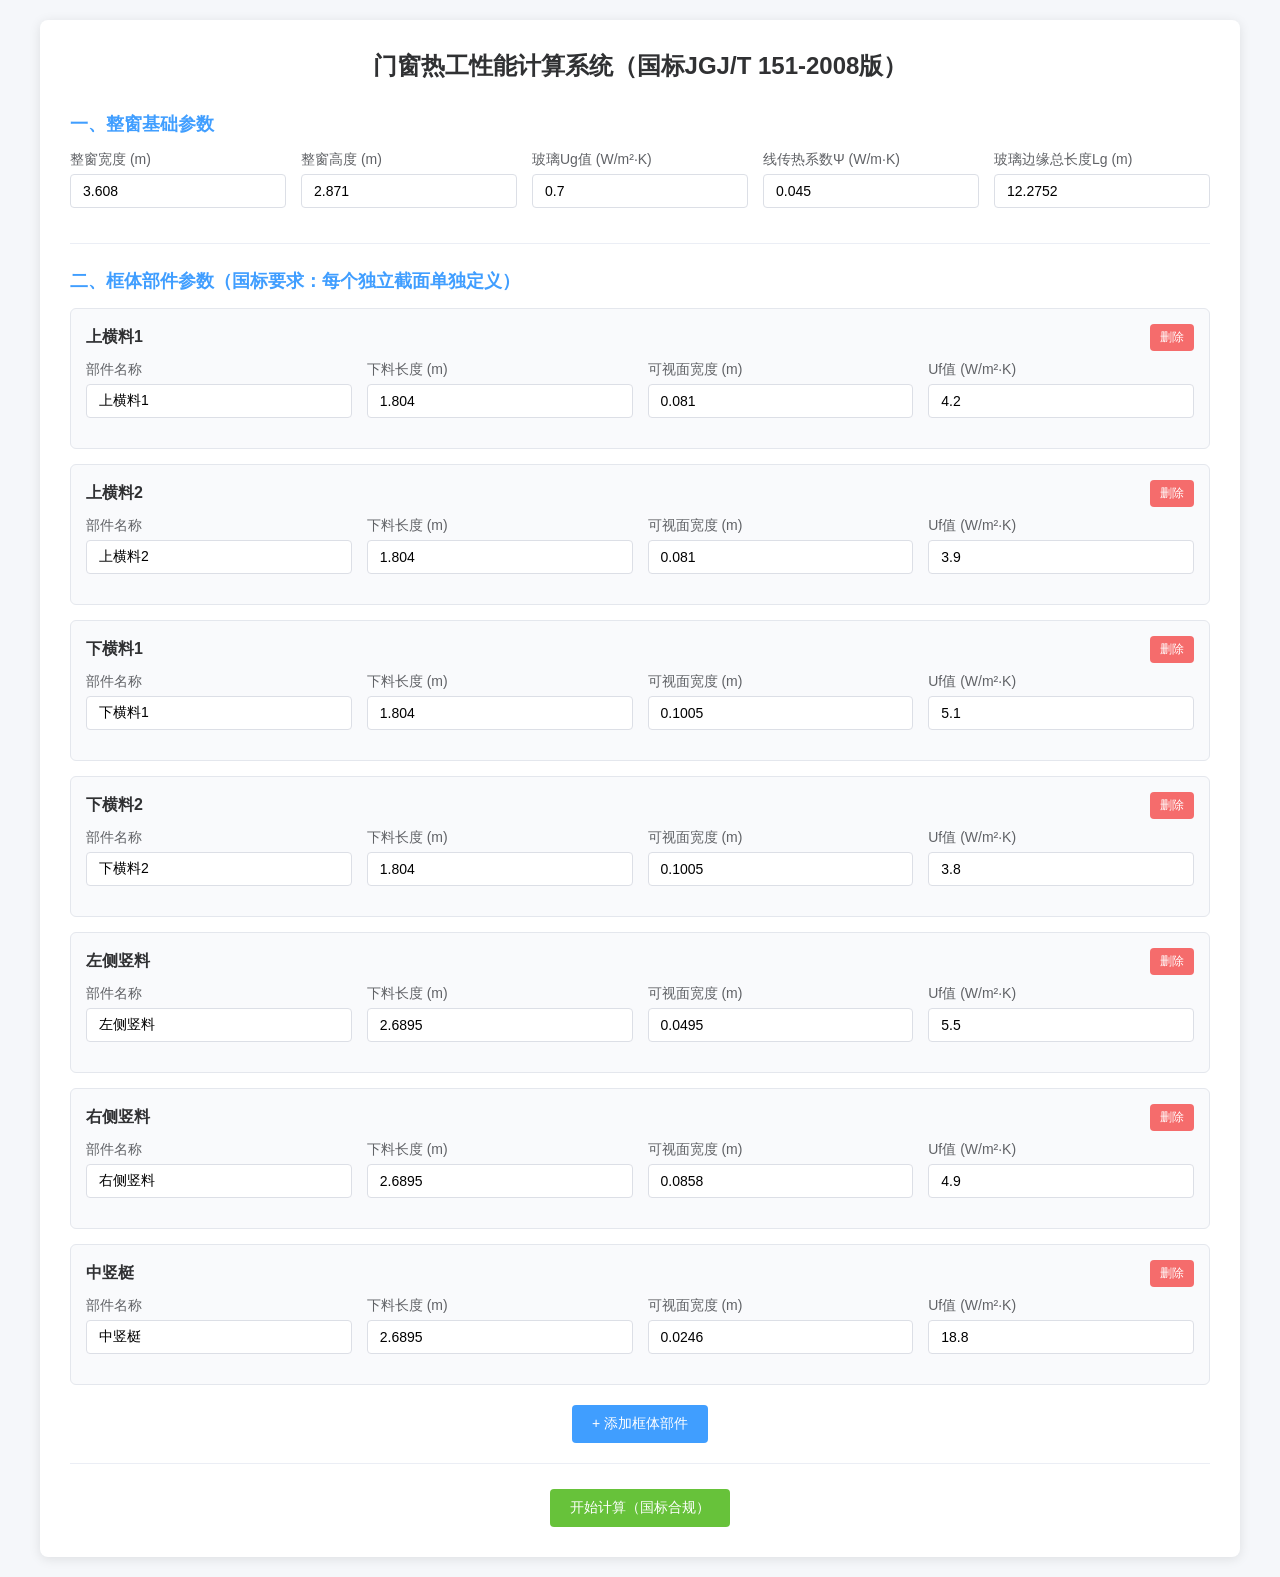
<file: index.html>
<!DOCTYPE html>
<html lang="zh-CN">
<head>
    <meta charset="UTF-8">
    <meta name="viewport" content="width=device-width, initial-scale=1.0">
    <title>门窗热工性能计算系统（国标JGJ/T 151-2008版）</title>
    <style>
        * {
            margin: 0;
            padding: 0;
            box-sizing: border-box;
            font-family: "Microsoft YaHei", sans-serif;
        }
        body {
            background-color: #f5f7fa;
            padding: 20px;
        }
        .container {
            max-width: 1200px;
            margin: 0 auto;
            background-color: #fff;
            padding: 30px;
            border-radius: 8px;
            box-shadow: 0 2px 12px rgba(0,0,0,0.1);
        }
        h1 {
            text-align: center;
            color: #303133;
            margin-bottom: 30px;
            font-size: 24px;
        }
        .section {
            margin-bottom: 25px;
            padding-bottom: 20px;
            border-bottom: 1px solid #ebeef5;
        }
        .section-title {
            font-size: 18px;
            font-weight: bold;
            color: #409eff;
            margin-bottom: 15px;
        }
        .form-row {
            display: flex;
            flex-wrap: wrap;
            gap: 15px;
            margin-bottom: 15px;
        }
        .form-group {
            flex: 1;
            min-width: 200px;
        }
        .form-group label {
            display: block;
            margin-bottom: 5px;
            color: #606266;
            font-size: 14px;
        }
        .form-group input {
            width: 100%;
            padding: 8px 12px;
            border: 1px solid #dcdfe6;
            border-radius: 4px;
            font-size: 14px;
            transition: border-color 0.2s;
        }
        .form-group input:focus {
            outline: none;
            border-color: #409eff;
        }
        .frame-component {
            background-color: #f9fafc;
            padding: 15px;
            border-radius: 6px;
            margin-bottom: 15px;
            border: 1px solid #e4e7ed;
        }
        .frame-header {
            display: flex;
            justify-content: space-between;
            align-items: center;
            margin-bottom: 10px;
        }
        .frame-name {
            font-weight: bold;
            color: #303133;
        }
        .btn {
            padding: 10px 20px;
            border: none;
            border-radius: 4px;
            cursor: pointer;
            font-size: 14px;
            transition: all 0.2s;
        }
        .btn-primary {
            background-color: #409eff;
            color: #fff;
        }
        .btn-primary:hover {
            background-color: #66b1ff;
        }
        .btn-success {
            background-color: #67c23a;
            color: #fff;
        }
        .btn-success:hover {
            background-color: #85ce61;
        }
        .btn-danger {
            background-color: #f56c6c;
            color: #fff;
            padding: 5px 10px;
            font-size: 12px;
        }
        .btn-danger:hover {
            background-color: #f78989;
        }
        .btn-group {
            display: flex;
            gap: 15px;
            justify-content: center;
            margin-top: 20px;
        }
        .result-section {
            margin-top: 30px;
            padding: 20px;
            background-color: #f0f9eb;
            border-radius: 6px;
            border: 1px solid #e1f3d8;
        }
        .result-title {
            font-size: 18px;
            font-weight: bold;
            color: #67c23a;
            margin-bottom: 15px;
        }
        .result-item {
            display: flex;
            justify-content: space-between;
            padding: 8px 0;
            border-bottom: 1px solid #e1f3d8;
        }
        .result-item:last-child {
            border-bottom: none;
        }
        .result-label {
            color: #606266;
        }
        .result-value {
            font-weight: bold;
            color: #303133;
        }
        .result-uw {
            font-size: 24px;
            color: #67c23a;
            text-align: center;
            margin-top: 15px;
            padding: 15px;
            background-color: #fff;
            border-radius: 6px;
        }
        .detail-section {
            margin-top: 20px;
            padding: 15px;
            background-color: #fff;
            border-radius: 6px;
            border: 1px solid #ebeef5;
        }
        .detail-title {
            font-size: 16px;
            font-weight: bold;
            color: #409eff;
            margin-bottom: 10px;
        }
        .detail-table {
            width: 100%;
            border-collapse: collapse;
            font-size: 14px;
        }
        .detail-table th, .detail-table td {
            padding: 8px;
            text-align: left;
            border: 1px solid #ebeef5;
        }
        .detail-table th {
            background-color: #f5f7fa;
            color: #606266;
        }
    </style>
</head>
<body>
    <div class="container">
        <h1>门窗热工性能计算系统（国标JGJ/T 151-2008版）</h1>

        <!-- 基础参数 -->
        <div class="section">
            <div class="section-title">一、整窗基础参数</div>
            <div class="form-row">
                <div class="form-group">
                    <label>整窗宽度 (m)</label>
                    <input type="number" id="window_width" step="0.001" value="3.608">
                </div>
                <div class="form-group">
                    <label>整窗高度 (m)</label>
                    <input type="number" id="window_height" step="0.001" value="2.871">
                </div>
                <div class="form-group">
                    <label>玻璃Ug值 (W/m²·K)</label>
                    <input type="number" id="glass_ug" step="0.001" value="0.7">
                </div>
                <div class="form-group">
                    <label>线传热系数Ψ (W/m·K)</label>
                    <input type="number" id="psi" step="0.001" value="0.045">
                </div>
                <div class="form-group">
                    <label>玻璃边缘总长度Lg (m)</label>
                    <input type="number" id="glass_edge_length" step="0.001" value="12.2752">
                </div>
            </div>
        </div>

        <!-- 框体部件 -->
        <div class="section">
            <div class="section-title">二、框体部件参数（国标要求：每个独立截面单独定义）</div>
            <div id="frame_components_container">
                <!-- 默认框体部件 -->
                <div class="frame-component" data-index="0">
                    <div class="frame-header">
                        <span class="frame-name">上横料1</span>
                        <button class="btn btn-danger" onclick="removeFrameComponent(this)">删除</button>
                    </div>
                    <div class="form-row">
                        <div class="form-group">
                            <label>部件名称</label>
                            <input type="text" class="frame-name-input" value="上横料1">
                        </div>
                        <div class="form-group">
                            <label>下料长度 (m)</label>
                            <input type="number" class="frame-length" step="0.001" value="1.804">
                        </div>
                        <div class="form-group">
                            <label>可视面宽度 (m)</label>
                            <input type="number" class="frame-visual-width" step="0.001" value="0.081">
                        </div>
                        <div class="form-group">
                            <label>Uf值 (W/m²·K)</label>
                            <input type="number" class="frame-uf" step="0.001" value="4.2">
                        </div>
                    </div>
                </div>

                <div class="frame-component" data-index="1">
                    <div class="frame-header">
                        <span class="frame-name">上横料2</span>
                        <button class="btn btn-danger" onclick="removeFrameComponent(this)">删除</button>
                    </div>
                    <div class="form-row">
                        <div class="form-group">
                            <label>部件名称</label>
                            <input type="text" class="frame-name-input" value="上横料2">
                        </div>
                        <div class="form-group">
                            <label>下料长度 (m)</label>
                            <input type="number" class="frame-length" step="0.001" value="1.804">
                        </div>
                        <div class="form-group">
                            <label>可视面宽度 (m)</label>
                            <input type="number" class="frame-visual-width" step="0.001" value="0.081">
                        </div>
                        <div class="form-group">
                            <label>Uf值 (W/m²·K)</label>
                            <input type="number" class="frame-uf" step="0.001" value="3.9">
                        </div>
                    </div>
                </div>

                <div class="frame-component" data-index="2">
                    <div class="frame-header">
                        <span class="frame-name">下横料1</span>
                        <button class="btn btn-danger" onclick="removeFrameComponent(this)">删除</button>
                    </div>
                    <div class="form-row">
                        <div class="form-group">
                            <label>部件名称</label>
                            <input type="text" class="frame-name-input" value="下横料1">
                        </div>
                        <div class="form-group">
                            <label>下料长度 (m)</label>
                            <input type="number" class="frame-length" step="0.001" value="1.804">
                        </div>
                        <div class="form-group">
                            <label>可视面宽度 (m)</label>
                            <input type="number" class="frame-visual-width" step="0.001" value="0.1005">
                        </div>
                        <div class="form-group">
                            <label>Uf值 (W/m²·K)</label>
                            <input type="number" class="frame-uf" step="0.001" value="5.1">
                        </div>
                    </div>
                </div>

                <div class="frame-component" data-index="3">
                    <div class="frame-header">
                        <span class="frame-name">下横料2</span>
                        <button class="btn btn-danger" onclick="removeFrameComponent(this)">删除</button>
                    </div>
                    <div class="form-row">
                        <div class="form-group">
                            <label>部件名称</label>
                            <input type="text" class="frame-name-input" value="下横料2">
                        </div>
                        <div class="form-group">
                            <label>下料长度 (m)</label>
                            <input type="number" class="frame-length" step="0.001" value="1.804">
                        </div>
                        <div class="form-group">
                            <label>可视面宽度 (m)</label>
                            <input type="number" class="frame-visual-width" step="0.001" value="0.1005">
                        </div>
                        <div class="form-group">
                            <label>Uf值 (W/m²·K)</label>
                            <input type="number" class="frame-uf" step="0.001" value="3.8">
                        </div>
                    </div>
                </div>

                <div class="frame-component" data-index="4">
                    <div class="frame-header">
                        <span class="frame-name">左侧竖料</span>
                        <button class="btn btn-danger" onclick="removeFrameComponent(this)">删除</button>
                    </div>
                    <div class="form-row">
                        <div class="form-group">
                            <label>部件名称</label>
                            <input type="text" class="frame-name-input" value="左侧竖料">
                        </div>
                        <div class="form-group">
                            <label>下料长度 (m)</label>
                            <input type="number" class="frame-length" step="0.001" value="2.6895">
                        </div>
                        <div class="form-group">
                            <label>可视面宽度 (m)</label>
                            <input type="number" class="frame-visual-width" step="0.001" value="0.0495">
                        </div>
                        <div class="form-group">
                            <label>Uf值 (W/m²·K)</label>
                            <input type="number" class="frame-uf" step="0.001" value="5.5">
                        </div>
                    </div>
                </div>

                <div class="frame-component" data-index="5">
                    <div class="frame-header">
                        <span class="frame-name">右侧竖料</span>
                        <button class="btn btn-danger" onclick="removeFrameComponent(this)">删除</button>
                    </div>
                    <div class="form-row">
                        <div class="form-group">
                            <label>部件名称</label>
                            <input type="text" class="frame-name-input" value="右侧竖料">
                        </div>
                        <div class="form-group">
                            <label>下料长度 (m)</label>
                            <input type="number" class="frame-length" step="0.001" value="2.6895">
                        </div>
                        <div class="form-group">
                            <label>可视面宽度 (m)</label>
                            <input type="number" class="frame-visual-width" step="0.001" value="0.0858">
                        </div>
                        <div class="form-group">
                            <label>Uf值 (W/m²·K)</label>
                            <input type="number" class="frame-uf" step="0.001" value="4.9">
                        </div>
                    </div>
                </div>

                <div class="frame-component" data-index="6">
                    <div class="frame-header">
                        <span class="frame-name">中竖梃</span>
                        <button class="btn btn-danger" onclick="removeFrameComponent(this)">删除</button>
                    </div>
                    <div class="form-row">
                        <div class="form-group">
                            <label>部件名称</label>
                            <input type="text" class="frame-name-input" value="中竖梃">
                        </div>
                        <div class="form-group">
                            <label>下料长度 (m)</label>
                            <input type="number" class="frame-length" step="0.001" value="2.6895">
                        </div>
                        <div class="form-group">
                            <label>可视面宽度 (m)</label>
                            <input type="number" class="frame-visual-width" step="0.001" value="0.0246">
                        </div>
                        <div class="form-group">
                            <label>Uf值 (W/m²·K)</label>
                            <input type="number" class="frame-uf" step="0.001" value="18.8">
                        </div>
                    </div>
                </div>
            </div>
            <div class="btn-group">
                <button class="btn btn-primary" onclick="addFrameComponent()">+ 添加框体部件</button>
            </div>
        </div>

        <!-- 操作按钮 -->
        <div class="btn-group">
            <button class="btn btn-success" onclick="calculateThermal()">开始计算（国标合规）</button>
        </div>

        <!-- 结果展示 -->
        <div id="result_container" class="result-section" style="display: none;">
            <div class="result-title">三、计算结果（国标JGJ/T 151-2008）</div>
            <div class="result-item">
                <span class="result-label">整窗总面积At</span>
                <span class="result-value" id="res_total_area">-</span>
            </div>
            <div class="result-item">
                <span class="result-label">框体总投影面积Af</span>
                <span class="result-value" id="res_frame_area">-</span>
            </div>
            <div class="result-item">
                <span class="result-label">玻璃净面积Ag</span>
                <span class="result-value" id="res_glass_area">-</span>
            </div>
            <div class="result-item">
                <span class="result-label">框体总传热量Σ(Af×Uf)</span>
                <span class="result-value" id="res_frame_heat">-</span>
            </div>
            <div class="result-item">
                <span class="result-label">玻璃传热量Ag×Ug</span>
                <span class="result-value" id="res_glass_heat">-</span>
            </div>
            <div class="result-item">
                <span class="result-label">线传热附加量Ψ×Lg</span>
                <span class="result-value" id="res_linear_heat">-</span>
            </div>
            <div class="result-uw">
                最终整窗Uw值：<span id="res_uw">-</span> W/(m²·K)
            </div>

            <!-- 框体部件明细 -->
            <div class="detail-section">
                <div class="detail-title">框体部件计算明细</div>
                <table class="detail-table">
                    <thead>
                        <tr>
                            <th>部件名称</th>
                            <th>面积 (m²)</th>
                            <th>Uf值 (W/m²·K)</th>
                            <th>A×Uf (W/K)</th>
                        </tr>
                    </thead>
                    <tbody id="frame_detail_body">
                    </tbody>
                </table>
            </div>
        </div>
    </div>

    <script>
        let frameIndex = 7;

        // 添加框体部件
        function addFrameComponent() {
            const container = document.getElementById('frame_components_container');
            const newComponent = document.createElement('div');
            newComponent.className = 'frame-component';
            newComponent.dataset.index = frameIndex;
            newComponent.innerHTML = `
                <div class="frame-header">
                    <span class="frame-name">新框体部件${frameIndex}</span>
                    <button class="btn btn-danger" onclick="removeFrameComponent(this)">删除</button>
                </div>
                <div class="form-row">
                    <div class="form-group">
                        <label>部件名称</label>
                        <input type="text" class="frame-name-input" value="新框体部件${frameIndex}">
                    </div>
                    <div class="form-group">
                        <label>下料长度 (m)</label>
                        <input type="number" class="frame-length" step="0.001" value="1.0">
                    </div>
                    <div class="form-group">
                        <label>可视面宽度 (m)</label>
                        <input type="number" class="frame-visual-width" step="0.001" value="0.06">
                    </div>
                    <div class="form-group">
                        <label>Uf值 (W/m²·K)</label>
                        <input type="number" class="frame-uf" step="0.001" value="4.0">
                    </div>
                </div>
            `;
            container.appendChild(newComponent);
            frameIndex++;
        }

        // 删除框体部件
        function removeFrameComponent(btn) {
            const component = btn.closest('.frame-component');
            component.remove();
        }

        // 收集框体部件参数
        function collectFrameComponents() {
            const components = [];
            const componentElements = document.querySelectorAll('.frame-component');
            componentElements.forEach(el => {
                const name = el.querySelector('.frame-name-input').value;
                const length = parseFloat(el.querySelector('.frame-length').value);
                const visualWidth = parseFloat(el.querySelector('.frame-visual-width').value);
                const uf = parseFloat(el.querySelector('.frame-uf').value);
                components.push({
                    name: name,
                    length: length,
                    visual_width: visualWidth,
                    uf: uf
                });
            });
            return components;
        }

        // 计算热工性能 (纯前端计算)
        function calculateThermal() {
            try {
                // 收集基础参数
                const window_width = parseFloat(document.getElementById('window_width').value);
                const window_height = parseFloat(document.getElementById('window_height').value);
                const glass_ug = parseFloat(document.getElementById('glass_ug').value);
                const psi = parseFloat(document.getElementById('psi').value);
                const glass_edge_length = parseFloat(document.getElementById('glass_edge_length').value);
                const frame_components = collectFrameComponents();

                // 国标JGJ/T 151-2008 计算
                const total_area = round(window_width * window_height, 6);
                
                // 计算每个框体部件
                const frame_calc_results = frame_components.map(comp => {
                    const area = round(comp.length * comp.visual_width, 6);
                    const area_uf = round(area * comp.uf, 6);
                    return {
                        name: comp.name,
                        area: area,
                        uf: comp.uf,
                        area_uf: area_uf
                    };
                });

                // 汇总
                const total_frame_area = round(frame_calc_results.reduce((sum, item) => sum + item.area, 0), 6);
                const total_frame_heat = round(frame_calc_results.reduce((sum, item) => sum + item.area_uf, 0), 6);
                const glass_area = round(total_area - total_frame_area, 6);
                const glass_heat = round(glass_area * glass_ug, 6);
                const linear_heat = round(psi * glass_edge_length, 6);
                const total_numerator = round(total_frame_heat + glass_heat + linear_heat, 6);
                const uw = round(total_numerator / total_area, 2);

                // 显示结果
                document.getElementById('result_container').style.display = 'block';
                document.getElementById('res_total_area').textContent = total_area.toFixed(6) + ' ㎡';
                document.getElementById('res_frame_area').textContent = total_frame_area.toFixed(6) + ' ㎡';
                document.getElementById('res_glass_area').textContent = glass_area.toFixed(6) + ' ㎡';
                document.getElementById('res_frame_heat').textContent = total_frame_heat.toFixed(6) + ' W/K';
                document.getElementById('res_glass_heat').textContent = glass_heat.toFixed(6) + ' W/K';
                document.getElementById('res_linear_heat').textContent = linear_heat.toFixed(6) + ' W/K';
                document.getElementById('res_uw').textContent = uw.toFixed(2);

                // 显示框体部件明细
                const detailBody = document.getElementById('frame_detail_body');
                detailBody.innerHTML = '';
                frame_calc_results.forEach(item => {
                    const row = document.createElement('tr');
                    row.innerHTML = `
                        <td>${item.name}</td>
                        <td>${item.area.toFixed(6)}</td>
                        <td>${item.uf.toFixed(3)}</td>
                        <td>${item.area_uf.toFixed(6)}</td>
                    `;
                    detailBody.appendChild(row);
                });

            } catch (error) {
                alert('计算失败：' + error.message);
            }
        }

        // 精度处理
        function round(num, decimals) {
            return Math.round(num * Math.pow(10, decimals)) / Math.pow(10, decimals);
        }
    </script>
</body>
</html>
</file>
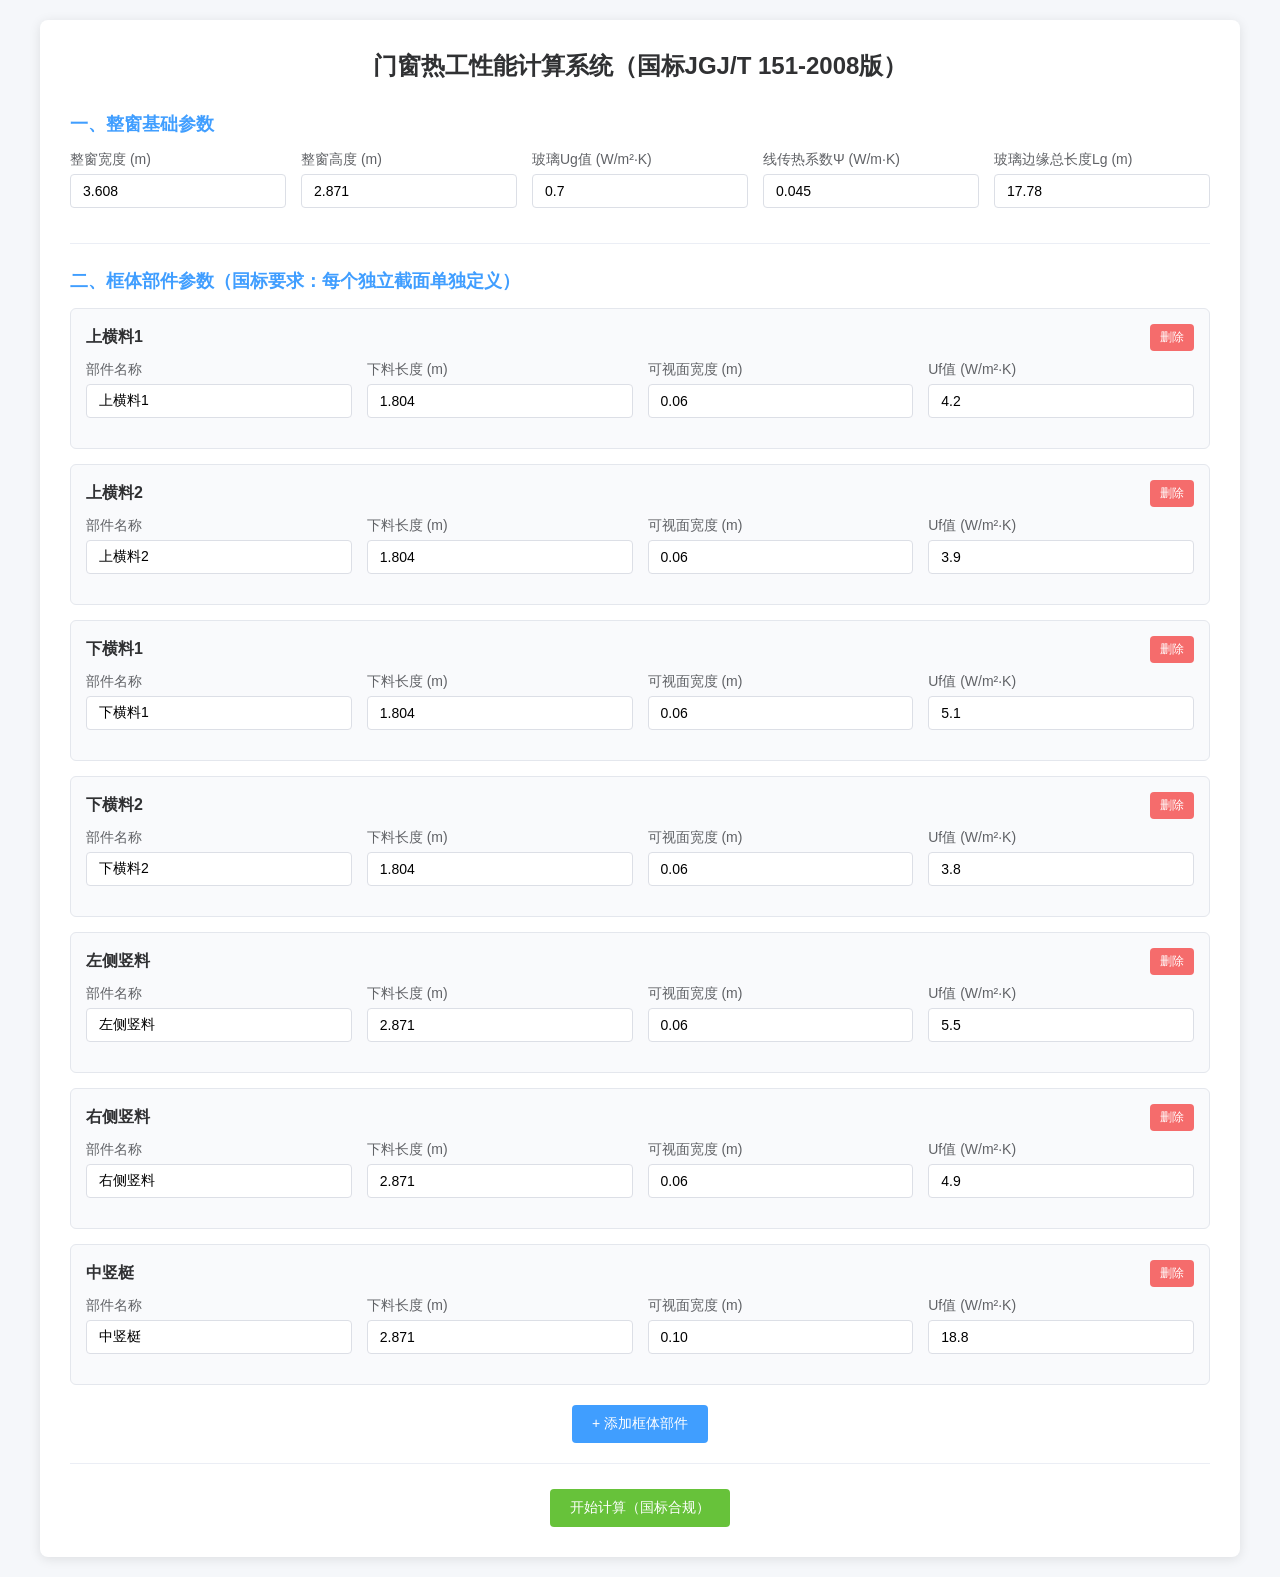
<file: frontend/index.html>
<!DOCTYPE html>
<html lang="zh-CN">
<head>
    <meta charset="UTF-8">
    <meta name="viewport" content="width=device-width, initial-scale=1.0">
    <title>门窗热工性能计算系统（国标JGJ/T 151-2008版）</title>
    <style>
        * {
            margin: 0;
            padding: 0;
            box-sizing: border-box;
            font-family: "Microsoft YaHei", sans-serif;
        }
        body {
            background-color: #f5f7fa;
            padding: 20px;
        }
        .container {
            max-width: 1200px;
            margin: 0 auto;
            background-color: #fff;
            padding: 30px;
            border-radius: 8px;
            box-shadow: 0 2px 12px rgba(0,0,0,0.1);
        }
        h1 {
            text-align: center;
            color: #303133;
            margin-bottom: 30px;
            font-size: 24px;
        }
        .section {
            margin-bottom: 25px;
            padding-bottom: 20px;
            border-bottom: 1px solid #ebeef5;
        }
        .section-title {
            font-size: 18px;
            font-weight: bold;
            color: #409eff;
            margin-bottom: 15px;
        }
        .form-row {
            display: flex;
            flex-wrap: wrap;
            gap: 15px;
            margin-bottom: 15px;
        }
        .form-group {
            flex: 1;
            min-width: 200px;
        }
        .form-group label {
            display: block;
            margin-bottom: 5px;
            color: #606266;
            font-size: 14px;
        }
        .form-group input {
            width: 100%;
            padding: 8px 12px;
            border: 1px solid #dcdfe6;
            border-radius: 4px;
            font-size: 14px;
            transition: border-color 0.2s;
        }
        .form-group input:focus {
            outline: none;
            border-color: #409eff;
        }
        .frame-component {
            background-color: #f9fafc;
            padding: 15px;
            border-radius: 6px;
            margin-bottom: 15px;
            border: 1px solid #e4e7ed;
        }
        .frame-header {
            display: flex;
            justify-content: space-between;
            align-items: center;
            margin-bottom: 10px;
        }
        .frame-name {
            font-weight: bold;
            color: #303133;
        }
        .btn {
            padding: 10px 20px;
            border: none;
            border-radius: 4px;
            cursor: pointer;
            font-size: 14px;
            transition: all 0.2s;
        }
        .btn-primary {
            background-color: #409eff;
            color: #fff;
        }
        .btn-primary:hover {
            background-color: #66b1ff;
        }
        .btn-success {
            background-color: #67c23a;
            color: #fff;
        }
        .btn-success:hover {
            background-color: #85ce61;
        }
        .btn-danger {
            background-color: #f56c6c;
            color: #fff;
            padding: 5px 10px;
            font-size: 12px;
        }
        .btn-danger:hover {
            background-color: #f78989;
        }
        .btn-group {
            display: flex;
            gap: 15px;
            justify-content: center;
            margin-top: 20px;
        }
        .result-section {
            margin-top: 30px;
            padding: 20px;
            background-color: #f0f9eb;
            border-radius: 6px;
            border: 1px solid #e1f3d8;
        }
        .result-title {
            font-size: 18px;
            font-weight: bold;
            color: #67c23a;
            margin-bottom: 15px;
        }
        .result-item {
            display: flex;
            justify-content: space-between;
            padding: 8px 0;
            border-bottom: 1px solid #e1f3d8;
        }
        .result-item:last-child {
            border-bottom: none;
        }
        .result-label {
            color: #606266;
        }
        .result-value {
            font-weight: bold;
            color: #303133;
        }
        .result-uw {
            font-size: 24px;
            color: #67c23a;
            text-align: center;
            margin-top: 15px;
            padding: 15px;
            background-color: #fff;
            border-radius: 6px;
        }
        .detail-section {
            margin-top: 20px;
            padding: 15px;
            background-color: #fff;
            border-radius: 6px;
            border: 1px solid #ebeef5;
        }
        .detail-title {
            font-size: 16px;
            font-weight: bold;
            color: #409eff;
            margin-bottom: 10px;
        }
        .detail-table {
            width: 100%;
            border-collapse: collapse;
            font-size: 14px;
        }
        .detail-table th, .detail-table td {
            padding: 8px;
            text-align: left;
            border: 1px solid #ebeef5;
        }
        .detail-table th {
            background-color: #f5f7fa;
            color: #606266;
        }
    </style>
</head>
<body>
    <div class="container">
        <h1>门窗热工性能计算系统（国标JGJ/T 151-2008版）</h1>

        <!-- 基础参数 -->
        <div class="section">
            <div class="section-title">一、整窗基础参数</div>
            <div class="form-row">
                <div class="form-group">
                    <label>整窗宽度 (m)</label>
                    <input type="number" id="window_width" step="0.001" value="3.608">
                </div>
                <div class="form-group">
                    <label>整窗高度 (m)</label>
                    <input type="number" id="window_height" step="0.001" value="2.871">
                </div>
                <div class="form-group">
                    <label>玻璃Ug值 (W/m²·K)</label>
                    <input type="number" id="glass_ug" step="0.001" value="0.7">
                </div>
                <div class="form-group">
                    <label>线传热系数Ψ (W/m·K)</label>
                    <input type="number" id="psi" step="0.001" value="0.045">
                </div>
                <div class="form-group">
                    <label>玻璃边缘总长度Lg (m)</label>
                    <input type="number" id="glass_edge_length" step="0.001" value="17.78">
                </div>
            </div>
        </div>

        <!-- 框体部件 -->
        <div class="section">
            <div class="section-title">二、框体部件参数（国标要求：每个独立截面单独定义）</div>
            <div id="frame_components_container">
                <!-- 默认框体部件 -->
                <div class="frame-component" data-index="0">
                    <div class="frame-header">
                        <span class="frame-name">上横料1</span>
                        <button class="btn btn-danger" onclick="removeFrameComponent(this)">删除</button>
                    </div>
                    <div class="form-row">
                        <div class="form-group">
                            <label>部件名称</label>
                            <input type="text" class="frame-name-input" value="上横料1">
                        </div>
                        <div class="form-group">
                            <label>下料长度 (m)</label>
                            <input type="number" class="frame-length" step="0.001" value="1.804">
                        </div>
                        <div class="form-group">
                            <label>可视面宽度 (m)</label>
                            <input type="number" class="frame-visual-width" step="0.001" value="0.06">
                        </div>
                        <div class="form-group">
                            <label>Uf值 (W/m²·K)</label>
                            <input type="number" class="frame-uf" step="0.001" value="4.2">
                        </div>
                    </div>
                </div>

                <div class="frame-component" data-index="1">
                    <div class="frame-header">
                        <span class="frame-name">上横料2</span>
                        <button class="btn btn-danger" onclick="removeFrameComponent(this)">删除</button>
                    </div>
                    <div class="form-row">
                        <div class="form-group">
                            <label>部件名称</label>
                            <input type="text" class="frame-name-input" value="上横料2">
                        </div>
                        <div class="form-group">
                            <label>下料长度 (m)</label>
                            <input type="number" class="frame-length" step="0.001" value="1.804">
                        </div>
                        <div class="form-group">
                            <label>可视面宽度 (m)</label>
                            <input type="number" class="frame-visual-width" step="0.001" value="0.06">
                        </div>
                        <div class="form-group">
                            <label>Uf值 (W/m²·K)</label>
                            <input type="number" class="frame-uf" step="0.001" value="3.9">
                        </div>
                    </div>
                </div>

                <div class="frame-component" data-index="2">
                    <div class="frame-header">
                        <span class="frame-name">下横料1</span>
                        <button class="btn btn-danger" onclick="removeFrameComponent(this)">删除</button>
                    </div>
                    <div class="form-row">
                        <div class="form-group">
                            <label>部件名称</label>
                            <input type="text" class="frame-name-input" value="下横料1">
                        </div>
                        <div class="form-group">
                            <label>下料长度 (m)</label>
                            <input type="number" class="frame-length" step="0.001" value="1.804">
                        </div>
                        <div class="form-group">
                            <label>可视面宽度 (m)</label>
                            <input type="number" class="frame-visual-width" step="0.001" value="0.06">
                        </div>
                        <div class="form-group">
                            <label>Uf值 (W/m²·K)</label>
                            <input type="number" class="frame-uf" step="0.001" value="5.1">
                        </div>
                    </div>
                </div>

                <div class="frame-component" data-index="3">
                    <div class="frame-header">
                        <span class="frame-name">下横料2</span>
                        <button class="btn btn-danger" onclick="removeFrameComponent(this)">删除</button>
                    </div>
                    <div class="form-row">
                        <div class="form-group">
                            <label>部件名称</label>
                            <input type="text" class="frame-name-input" value="下横料2">
                        </div>
                        <div class="form-group">
                            <label>下料长度 (m)</label>
                            <input type="number" class="frame-length" step="0.001" value="1.804">
                        </div>
                        <div class="form-group">
                            <label>可视面宽度 (m)</label>
                            <input type="number" class="frame-visual-width" step="0.001" value="0.06">
                        </div>
                        <div class="form-group">
                            <label>Uf值 (W/m²·K)</label>
                            <input type="number" class="frame-uf" step="0.001" value="3.8">
                        </div>
                    </div>
                </div>

                <div class="frame-component" data-index="4">
                    <div class="frame-header">
                        <span class="frame-name">左侧竖料</span>
                        <button class="btn btn-danger" onclick="removeFrameComponent(this)">删除</button>
                    </div>
                    <div class="form-row">
                        <div class="form-group">
                            <label>部件名称</label>
                            <input type="text" class="frame-name-input" value="左侧竖料">
                        </div>
                        <div class="form-group">
                            <label>下料长度 (m)</label>
                            <input type="number" class="frame-length" step="0.001" value="2.871">
                        </div>
                        <div class="form-group">
                            <label>可视面宽度 (m)</label>
                            <input type="number" class="frame-visual-width" step="0.001" value="0.06">
                        </div>
                        <div class="form-group">
                            <label>Uf值 (W/m²·K)</label>
                            <input type="number" class="frame-uf" step="0.001" value="5.5">
                        </div>
                    </div>
                </div>

                <div class="frame-component" data-index="5">
                    <div class="frame-header">
                        <span class="frame-name">右侧竖料</span>
                        <button class="btn btn-danger" onclick="removeFrameComponent(this)">删除</button>
                    </div>
                    <div class="form-row">
                        <div class="form-group">
                            <label>部件名称</label>
                            <input type="text" class="frame-name-input" value="右侧竖料">
                        </div>
                        <div class="form-group">
                            <label>下料长度 (m)</label>
                            <input type="number" class="frame-length" step="0.001" value="2.871">
                        </div>
                        <div class="form-group">
                            <label>可视面宽度 (m)</label>
                            <input type="number" class="frame-visual-width" step="0.001" value="0.06">
                        </div>
                        <div class="form-group">
                            <label>Uf值 (W/m²·K)</label>
                            <input type="number" class="frame-uf" step="0.001" value="4.9">
                        </div>
                    </div>
                </div>

                <div class="frame-component" data-index="6">
                    <div class="frame-header">
                        <span class="frame-name">中竖梃</span>
                        <button class="btn btn-danger" onclick="removeFrameComponent(this)">删除</button>
                    </div>
                    <div class="form-row">
                        <div class="form-group">
                            <label>部件名称</label>
                            <input type="text" class="frame-name-input" value="中竖梃">
                        </div>
                        <div class="form-group">
                            <label>下料长度 (m)</label>
                            <input type="number" class="frame-length" step="0.001" value="2.871">
                        </div>
                        <div class="form-group">
                            <label>可视面宽度 (m)</label>
                            <input type="number" class="frame-visual-width" step="0.001" value="0.10">
                        </div>
                        <div class="form-group">
                            <label>Uf值 (W/m²·K)</label>
                            <input type="number" class="frame-uf" step="0.001" value="18.8">
                        </div>
                    </div>
                </div>
            </div>
            <div class="btn-group">
                <button class="btn btn-primary" onclick="addFrameComponent()">+ 添加框体部件</button>
            </div>
        </div>

        <!-- 操作按钮 -->
        <div class="btn-group">
            <button class="btn btn-success" onclick="calculateThermal()">开始计算（国标合规）</button>
        </div>

        <!-- 结果展示 -->
        <div id="result_container" class="result-section" style="display: none;">
            <div class="result-title">三、计算结果（国标JGJ/T 151-2008）</div>
            <div class="result-item">
                <span class="result-label">整窗总面积At</span>
                <span class="result-value" id="res_total_area">-</span>
            </div>
            <div class="result-item">
                <span class="result-label">框体总投影面积Af</span>
                <span class="result-value" id="res_frame_area">-</span>
            </div>
            <div class="result-item">
                <span class="result-label">玻璃净面积Ag</span>
                <span class="result-value" id="res_glass_area">-</span>
            </div>
            <div class="result-item">
                <span class="result-label">框体总传热量Σ(Af×Uf)</span>
                <span class="result-value" id="res_frame_heat">-</span>
            </div>
            <div class="result-item">
                <span class="result-label">玻璃传热量Ag×Ug</span>
                <span class="result-value" id="res_glass_heat">-</span>
            </div>
            <div class="result-item">
                <span class="result-label">线传热附加量Ψ×Lg</span>
                <span class="result-value" id="res_linear_heat">-</span>
            </div>
            <div class="result-uw">
                最终整窗Uw值：<span id="res_uw">-</span> W/(m²·K)
            </div>

            <!-- 框体部件明细 -->
            <div class="detail-section">
                <div class="detail-title">框体部件计算明细</div>
                <table class="detail-table">
                    <thead>
                        <tr>
                            <th>部件名称</th>
                            <th>面积 (m²)</th>
                            <th>Uf值 (W/m²·K)</th>
                            <th>A×Uf (W/K)</th>
                        </tr>
                    </thead>
                    <tbody id="frame_detail_body">
                    </tbody>
                </table>
            </div>
        </div>
    </div>

    <script>
        let frameIndex = 7;

        // 添加框体部件
        function addFrameComponent() {
            const container = document.getElementById('frame_components_container');
            const newComponent = document.createElement('div');
            newComponent.className = 'frame-component';
            newComponent.dataset.index = frameIndex;
            newComponent.innerHTML = `
                <div class="frame-header">
                    <span class="frame-name">新框体部件${frameIndex}</span>
                    <button class="btn btn-danger" onclick="removeFrameComponent(this)">删除</button>
                </div>
                <div class="form-row">
                    <div class="form-group">
                        <label>部件名称</label>
                        <input type="text" class="frame-name-input" value="新框体部件${frameIndex}">
                    </div>
                    <div class="form-group">
                        <label>下料长度 (m)</label>
                        <input type="number" class="frame-length" step="0.001" value="1.0">
                    </div>
                    <div class="form-group">
                        <label>可视面宽度 (m)</label>
                        <input type="number" class="frame-visual-width" step="0.001" value="0.06">
                    </div>
                    <div class="form-group">
                        <label>Uf值 (W/m²·K)</label>
                        <input type="number" class="frame-uf" step="0.001" value="4.0">
                    </div>
                </div>
            `;
            container.appendChild(newComponent);
            frameIndex++;
        }

        // 删除框体部件
        function removeFrameComponent(btn) {
            const component = btn.closest('.frame-component');
            component.remove();
        }

        // 收集框体部件参数
        function collectFrameComponents() {
            const components = [];
            const componentElements = document.querySelectorAll('.frame-component');
            componentElements.forEach(el => {
                const name = el.querySelector('.frame-name-input').value;
                const length = parseFloat(el.querySelector('.frame-length').value);
                const visualWidth = parseFloat(el.querySelector('.frame-visual-width').value);
                const uf = parseFloat(el.querySelector('.frame-uf').value);
                components.push({
                    name: name,
                    length: length,
                    visual_width: visualWidth,
                    uf: uf
                });
            });
            return components;
        }

        // 计算热工性能
        async function calculateThermal() {
            try {
                // 收集基础参数
                const params = {
                    window_width: parseFloat(document.getElementById('window_width').value),
                    window_height: parseFloat(document.getElementById('window_height').value),
                    glass_ug: parseFloat(document.getElementById('glass_ug').value),
                    psi: parseFloat(document.getElementById('psi').value),
                    glass_edge_length: parseFloat(document.getElementById('glass_edge_length').value),
                    frame_components: collectFrameComponents()
                };

                // 发送请求到后端（本地测试用127.0.0.1，部署后改成你的后端地址）
                const response = await fetch('/api/calculate', {
                    method: 'POST',
                    headers: {
                        'Content-Type': 'application/json'
                    },
                    body: JSON.stringify(params)
                });

                const result = await response.json();

                if (result.success) {
                    // 显示结果
                    document.getElementById('result_container').style.display = 'block';
                    const data = result.data;
                    document.getElementById('res_total_area').textContent = data.total_area.toFixed(6) + ' ㎡';
                    document.getElementById('res_frame_area').textContent = data.total_frame_area.toFixed(6) + ' ㎡';
                    document.getElementById('res_glass_area').textContent = data.glass_area.toFixed(6) + ' ㎡';
                    document.getElementById('res_frame_heat').textContent = data.total_frame_heat.toFixed(6) + ' W/K';
                    document.getElementById('res_glass_heat').textContent = data.glass_heat.toFixed(6) + ' W/K';
                    document.getElementById('res_linear_heat').textContent = data.linear_heat.toFixed(6) + ' W/K';
                    document.getElementById('res_uw').textContent = data.uw.toFixed(2);

                    // 显示框体部件明细
                    const detailBody = document.getElementById('frame_detail_body');
                    detailBody.innerHTML = '';
                    data.frame_components_detail.forEach(item => {
                        const row = document.createElement('tr');
                        row.innerHTML = `
                            <td>${item.name}</td>
                            <td>${item.area.toFixed(6)}</td>
                            <td>${item.uf.toFixed(3)}</td>
                            <td>${item.area_uf.toFixed(6)}</td>
                        `;
                        detailBody.appendChild(row);
                    });
                } else {
                    alert('计算失败：' + result.error);
                }
            } catch (error) {
                alert('请求失败：请确保后端服务已启动！\n错误信息：' + error.message);
            }
        }
    </script>
</body>
</html>
</file>
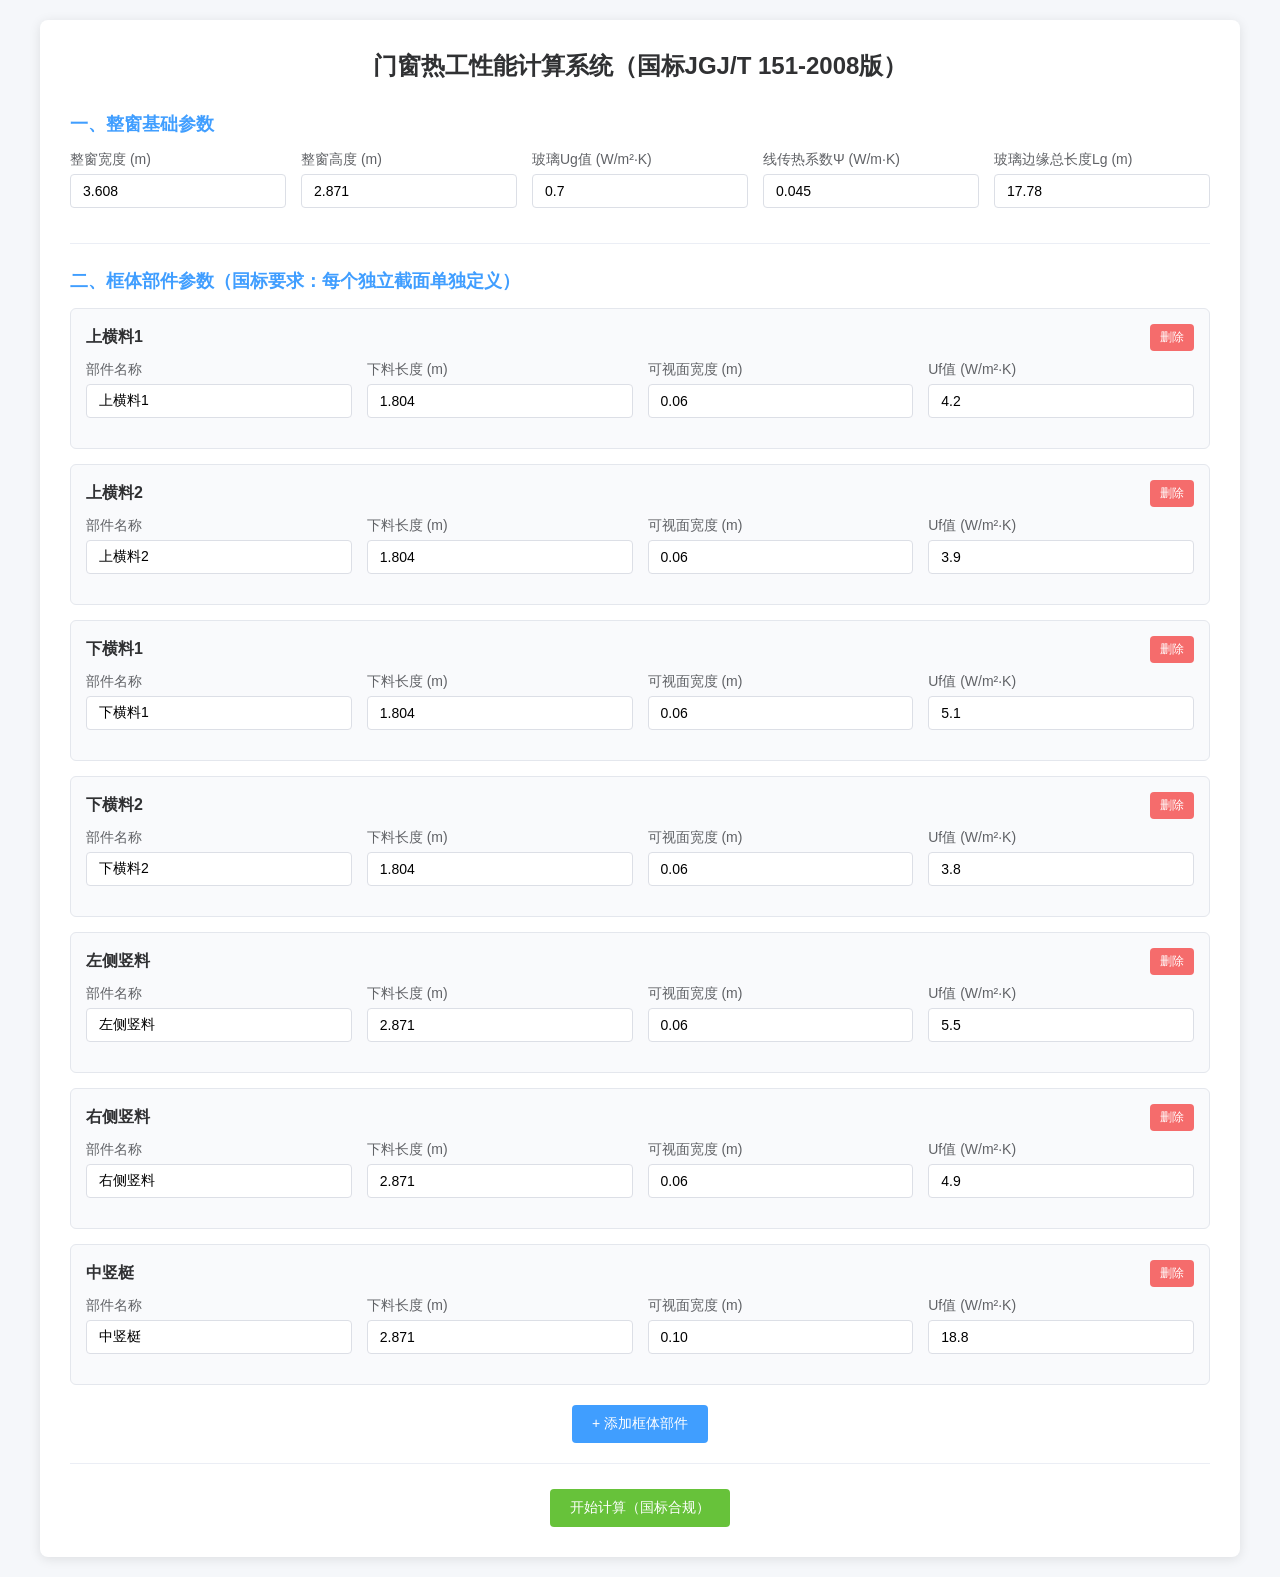
<file: backend/templates/index.html>
<!DOCTYPE html>
<html lang="zh-CN">
<head>
    <meta charset="UTF-8">
    <meta name="viewport" content="width=device-width, initial-scale=1.0">
    <title>门窗热工性能计算系统（国标JGJ/T 151-2008版）</title>
    <style>
        * {
            margin: 0;
            padding: 0;
            box-sizing: border-box;
            font-family: "Microsoft YaHei", sans-serif;
        }
        body {
            background-color: #f5f7fa;
            padding: 20px;
        }
        .container {
            max-width: 1200px;
            margin: 0 auto;
            background-color: #fff;
            padding: 30px;
            border-radius: 8px;
            box-shadow: 0 2px 12px rgba(0,0,0,0.1);
        }
        h1 {
            text-align: center;
            color: #303133;
            margin-bottom: 30px;
            font-size: 24px;
        }
        .section {
            margin-bottom: 25px;
            padding-bottom: 20px;
            border-bottom: 1px solid #ebeef5;
        }
        .section-title {
            font-size: 18px;
            font-weight: bold;
            color: #409eff;
            margin-bottom: 15px;
        }
        .form-row {
            display: flex;
            flex-wrap: wrap;
            gap: 15px;
            margin-bottom: 15px;
        }
        .form-group {
            flex: 1;
            min-width: 200px;
        }
        .form-group label {
            display: block;
            margin-bottom: 5px;
            color: #606266;
            font-size: 14px;
        }
        .form-group input {
            width: 100%;
            padding: 8px 12px;
            border: 1px solid #dcdfe6;
            border-radius: 4px;
            font-size: 14px;
            transition: border-color 0.2s;
        }
        .form-group input:focus {
            outline: none;
            border-color: #409eff;
        }
        .frame-component {
            background-color: #f9fafc;
            padding: 15px;
            border-radius: 6px;
            margin-bottom: 15px;
            border: 1px solid #e4e7ed;
        }
        .frame-header {
            display: flex;
            justify-content: space-between;
            align-items: center;
            margin-bottom: 10px;
        }
        .frame-name {
            font-weight: bold;
            color: #303133;
        }
        .btn {
            padding: 10px 20px;
            border: none;
            border-radius: 4px;
            cursor: pointer;
            font-size: 14px;
            transition: all 0.2s;
        }
        .btn-primary {
            background-color: #409eff;
            color: #fff;
        }
        .btn-primary:hover {
            background-color: #66b1ff;
        }
        .btn-success {
            background-color: #67c23a;
            color: #fff;
        }
        .btn-success:hover {
            background-color: #85ce61;
        }
        .btn-danger {
            background-color: #f56c6c;
            color: #fff;
            padding: 5px 10px;
            font-size: 12px;
        }
        .btn-danger:hover {
            background-color: #f78989;
        }
        .btn-group {
            display: flex;
            gap: 15px;
            justify-content: center;
            margin-top: 20px;
        }
        .result-section {
            margin-top: 30px;
            padding: 20px;
            background-color: #f0f9eb;
            border-radius: 6px;
            border: 1px solid #e1f3d8;
        }
        .result-title {
            font-size: 18px;
            font-weight: bold;
            color: #67c23a;
            margin-bottom: 15px;
        }
        .result-item {
            display: flex;
            justify-content: space-between;
            padding: 8px 0;
            border-bottom: 1px solid #e1f3d8;
        }
        .result-item:last-child {
            border-bottom: none;
        }
        .result-label {
            color: #606266;
        }
        .result-value {
            font-weight: bold;
            color: #303133;
        }
        .result-uw {
            font-size: 24px;
            color: #67c23a;
            text-align: center;
            margin-top: 15px;
            padding: 15px;
            background-color: #fff;
            border-radius: 6px;
        }
        .detail-section {
            margin-top: 20px;
            padding: 15px;
            background-color: #fff;
            border-radius: 6px;
            border: 1px solid #ebeef5;
        }
        .detail-title {
            font-size: 16px;
            font-weight: bold;
            color: #409eff;
            margin-bottom: 10px;
        }
        .detail-table {
            width: 100%;
            border-collapse: collapse;
            font-size: 14px;
        }
        .detail-table th, .detail-table td {
            padding: 8px;
            text-align: left;
            border: 1px solid #ebeef5;
        }
        .detail-table th {
            background-color: #f5f7fa;
            color: #606266;
        }
    </style>
</head>
<body>
    <div class="container">
        <h1>门窗热工性能计算系统（国标JGJ/T 151-2008版）</h1>

        <!-- 基础参数 -->
        <div class="section">
            <div class="section-title">一、整窗基础参数</div>
            <div class="form-row">
                <div class="form-group">
                    <label>整窗宽度 (m)</label>
                    <input type="number" id="window_width" step="0.001" value="3.608">
                </div>
                <div class="form-group">
                    <label>整窗高度 (m)</label>
                    <input type="number" id="window_height" step="0.001" value="2.871">
                </div>
                <div class="form-group">
                    <label>玻璃Ug值 (W/m²·K)</label>
                    <input type="number" id="glass_ug" step="0.001" value="0.7">
                </div>
                <div class="form-group">
                    <label>线传热系数Ψ (W/m·K)</label>
                    <input type="number" id="psi" step="0.001" value="0.045">
                </div>
                <div class="form-group">
                    <label>玻璃边缘总长度Lg (m)</label>
                    <input type="number" id="glass_edge_length" step="0.001" value="17.78">
                </div>
            </div>
        </div>

        <!-- 框体部件 -->
        <div class="section">
            <div class="section-title">二、框体部件参数（国标要求：每个独立截面单独定义）</div>
            <div id="frame_components_container">
                <!-- 默认框体部件 -->
                <div class="frame-component" data-index="0">
                    <div class="frame-header">
                        <span class="frame-name">上横料1</span>
                        <button class="btn btn-danger" onclick="removeFrameComponent(this)">删除</button>
                    </div>
                    <div class="form-row">
                        <div class="form-group">
                            <label>部件名称</label>
                            <input type="text" class="frame-name-input" value="上横料1">
                        </div>
                        <div class="form-group">
                            <label>下料长度 (m)</label>
                            <input type="number" class="frame-length" step="0.001" value="1.804">
                        </div>
                        <div class="form-group">
                            <label>可视面宽度 (m)</label>
                            <input type="number" class="frame-visual-width" step="0.001" value="0.06">
                        </div>
                        <div class="form-group">
                            <label>Uf值 (W/m²·K)</label>
                            <input type="number" class="frame-uf" step="0.001" value="4.2">
                        </div>
                    </div>
                </div>

                <div class="frame-component" data-index="1">
                    <div class="frame-header">
                        <span class="frame-name">上横料2</span>
                        <button class="btn btn-danger" onclick="removeFrameComponent(this)">删除</button>
                    </div>
                    <div class="form-row">
                        <div class="form-group">
                            <label>部件名称</label>
                            <input type="text" class="frame-name-input" value="上横料2">
                        </div>
                        <div class="form-group">
                            <label>下料长度 (m)</label>
                            <input type="number" class="frame-length" step="0.001" value="1.804">
                        </div>
                        <div class="form-group">
                            <label>可视面宽度 (m)</label>
                            <input type="number" class="frame-visual-width" step="0.001" value="0.06">
                        </div>
                        <div class="form-group">
                            <label>Uf值 (W/m²·K)</label>
                            <input type="number" class="frame-uf" step="0.001" value="3.9">
                        </div>
                    </div>
                </div>

                <div class="frame-component" data-index="2">
                    <div class="frame-header">
                        <span class="frame-name">下横料1</span>
                        <button class="btn btn-danger" onclick="removeFrameComponent(this)">删除</button>
                    </div>
                    <div class="form-row">
                        <div class="form-group">
                            <label>部件名称</label>
                            <input type="text" class="frame-name-input" value="下横料1">
                        </div>
                        <div class="form-group">
                            <label>下料长度 (m)</label>
                            <input type="number" class="frame-length" step="0.001" value="1.804">
                        </div>
                        <div class="form-group">
                            <label>可视面宽度 (m)</label>
                            <input type="number" class="frame-visual-width" step="0.001" value="0.06">
                        </div>
                        <div class="form-group">
                            <label>Uf值 (W/m²·K)</label>
                            <input type="number" class="frame-uf" step="0.001" value="5.1">
                        </div>
                    </div>
                </div>

                <div class="frame-component" data-index="3">
                    <div class="frame-header">
                        <span class="frame-name">下横料2</span>
                        <button class="btn btn-danger" onclick="removeFrameComponent(this)">删除</button>
                    </div>
                    <div class="form-row">
                        <div class="form-group">
                            <label>部件名称</label>
                            <input type="text" class="frame-name-input" value="下横料2">
                        </div>
                        <div class="form-group">
                            <label>下料长度 (m)</label>
                            <input type="number" class="frame-length" step="0.001" value="1.804">
                        </div>
                        <div class="form-group">
                            <label>可视面宽度 (m)</label>
                            <input type="number" class="frame-visual-width" step="0.001" value="0.06">
                        </div>
                        <div class="form-group">
                            <label>Uf值 (W/m²·K)</label>
                            <input type="number" class="frame-uf" step="0.001" value="3.8">
                        </div>
                    </div>
                </div>

                <div class="frame-component" data-index="4">
                    <div class="frame-header">
                        <span class="frame-name">左侧竖料</span>
                        <button class="btn btn-danger" onclick="removeFrameComponent(this)">删除</button>
                    </div>
                    <div class="form-row">
                        <div class="form-group">
                            <label>部件名称</label>
                            <input type="text" class="frame-name-input" value="左侧竖料">
                        </div>
                        <div class="form-group">
                            <label>下料长度 (m)</label>
                            <input type="number" class="frame-length" step="0.001" value="2.871">
                        </div>
                        <div class="form-group">
                            <label>可视面宽度 (m)</label>
                            <input type="number" class="frame-visual-width" step="0.001" value="0.06">
                        </div>
                        <div class="form-group">
                            <label>Uf值 (W/m²·K)</label>
                            <input type="number" class="frame-uf" step="0.001" value="5.5">
                        </div>
                    </div>
                </div>

                <div class="frame-component" data-index="5">
                    <div class="frame-header">
                        <span class="frame-name">右侧竖料</span>
                        <button class="btn btn-danger" onclick="removeFrameComponent(this)">删除</button>
                    </div>
                    <div class="form-row">
                        <div class="form-group">
                            <label>部件名称</label>
                            <input type="text" class="frame-name-input" value="右侧竖料">
                        </div>
                        <div class="form-group">
                            <label>下料长度 (m)</label>
                            <input type="number" class="frame-length" step="0.001" value="2.871">
                        </div>
                        <div class="form-group">
                            <label>可视面宽度 (m)</label>
                            <input type="number" class="frame-visual-width" step="0.001" value="0.06">
                        </div>
                        <div class="form-group">
                            <label>Uf值 (W/m²·K)</label>
                            <input type="number" class="frame-uf" step="0.001" value="4.9">
                        </div>
                    </div>
                </div>

                <div class="frame-component" data-index="6">
                    <div class="frame-header">
                        <span class="frame-name">中竖梃</span>
                        <button class="btn btn-danger" onclick="removeFrameComponent(this)">删除</button>
                    </div>
                    <div class="form-row">
                        <div class="form-group">
                            <label>部件名称</label>
                            <input type="text" class="frame-name-input" value="中竖梃">
                        </div>
                        <div class="form-group">
                            <label>下料长度 (m)</label>
                            <input type="number" class="frame-length" step="0.001" value="2.871">
                        </div>
                        <div class="form-group">
                            <label>可视面宽度 (m)</label>
                            <input type="number" class="frame-visual-width" step="0.001" value="0.10">
                        </div>
                        <div class="form-group">
                            <label>Uf值 (W/m²·K)</label>
                            <input type="number" class="frame-uf" step="0.001" value="18.8">
                        </div>
                    </div>
                </div>
            </div>
            <div class="btn-group">
                <button class="btn btn-primary" onclick="addFrameComponent()">+ 添加框体部件</button>
            </div>
        </div>

        <!-- 操作按钮 -->
        <div class="btn-group">
            <button class="btn btn-success" onclick="calculateThermal()">开始计算（国标合规）</button>
        </div>

        <!-- 结果展示 -->
        <div id="result_container" class="result-section" style="display: none;">
            <div class="result-title">三、计算结果（国标JGJ/T 151-2008）</div>
            <div class="result-item">
                <span class="result-label">整窗总面积At</span>
                <span class="result-value" id="res_total_area">-</span>
            </div>
            <div class="result-item">
                <span class="result-label">框体总投影面积Af</span>
                <span class="result-value" id="res_frame_area">-</span>
            </div>
            <div class="result-item">
                <span class="result-label">玻璃净面积Ag</span>
                <span class="result-value" id="res_glass_area">-</span>
            </div>
            <div class="result-item">
                <span class="result-label">框体总传热量Σ(Af×Uf)</span>
                <span class="result-value" id="res_frame_heat">-</span>
            </div>
            <div class="result-item">
                <span class="result-label">玻璃传热量Ag×Ug</span>
                <span class="result-value" id="res_glass_heat">-</span>
            </div>
            <div class="result-item">
                <span class="result-label">线传热附加量Ψ×Lg</span>
                <span class="result-value" id="res_linear_heat">-</span>
            </div>
            <div class="result-uw">
                最终整窗Uw值：<span id="res_uw">-</span> W/(m²·K)
            </div>

            <!-- 框体部件明细 -->
            <div class="detail-section">
                <div class="detail-title">框体部件计算明细</div>
                <table class="detail-table">
                    <thead>
                        <tr>
                            <th>部件名称</th>
                            <th>面积 (m²)</th>
                            <th>Uf值 (W/m²·K)</th>
                            <th>A×Uf (W/K)</th>
                        </tr>
                    </thead>
                    <tbody id="frame_detail_body">
                    </tbody>
                </table>
            </div>
        </div>
    </div>

    <script>
        let frameIndex = 7;

        // 添加框体部件
        function addFrameComponent() {
            const container = document.getElementById('frame_components_container');
            const newComponent = document.createElement('div');
            newComponent.className = 'frame-component';
            newComponent.dataset.index = frameIndex;
            newComponent.innerHTML = `
                <div class="frame-header">
                    <span class="frame-name">新框体部件${frameIndex}</span>
                    <button class="btn btn-danger" onclick="removeFrameComponent(this)">删除</button>
                </div>
                <div class="form-row">
                    <div class="form-group">
                        <label>部件名称</label>
                        <input type="text" class="frame-name-input" value="新框体部件${frameIndex}">
                    </div>
                    <div class="form-group">
                        <label>下料长度 (m)</label>
                        <input type="number" class="frame-length" step="0.001" value="1.0">
                    </div>
                    <div class="form-group">
                        <label>可视面宽度 (m)</label>
                        <input type="number" class="frame-visual-width" step="0.001" value="0.06">
                    </div>
                    <div class="form-group">
                        <label>Uf值 (W/m²·K)</label>
                        <input type="number" class="frame-uf" step="0.001" value="4.0">
                    </div>
                </div>
            `;
            container.appendChild(newComponent);
            frameIndex++;
        }

        // 删除框体部件
        function removeFrameComponent(btn) {
            const component = btn.closest('.frame-component');
            component.remove();
        }

        // 收集框体部件参数
        function collectFrameComponents() {
            const components = [];
            const componentElements = document.querySelectorAll('.frame-component');
            componentElements.forEach(el => {
                const name = el.querySelector('.frame-name-input').value;
                const length = parseFloat(el.querySelector('.frame-length').value);
                const visualWidth = parseFloat(el.querySelector('.frame-visual-width').value);
                const uf = parseFloat(el.querySelector('.frame-uf').value);
                components.push({
                    name: name,
                    length: length,
                    visual_width: visualWidth,
                    uf: uf
                });
            });
            return components;
        }

        // 计算热工性能
        async function calculateThermal() {
            try {
                // 收集基础参数
                const params = {
                    window_width: parseFloat(document.getElementById('window_width').value),
                    window_height: parseFloat(document.getElementById('window_height').value),
                    glass_ug: parseFloat(document.getElementById('glass_ug').value),
                    psi: parseFloat(document.getElementById('psi').value),
                    glass_edge_length: parseFloat(document.getElementById('glass_edge_length').value),
                    frame_components: collectFrameComponents()
                };

                // 发送请求到后端（本地测试用127.0.0.1，部署后改成你的后端地址）
                const response = await fetch('http://127.0.0.1:5000/api/calculate', {
                    method: 'POST',
                    headers: {
                        'Content-Type': 'application/json'
                    },
                    body: JSON.stringify(params)
                });

                const result = await response.json();

                if (result.success) {
                    // 显示结果
                    document.getElementById('result_container').style.display = 'block';
                    const data = result.data;
                    document.getElementById('res_total_area').textContent = data.total_area.toFixed(6) + ' ㎡';
                    document.getElementById('res_frame_area').textContent = data.total_frame_area.toFixed(6) + ' ㎡';
                    document.getElementById('res_glass_area').textContent = data.glass_area.toFixed(6) + ' ㎡';
                    document.getElementById('res_frame_heat').textContent = data.total_frame_heat.toFixed(6) + ' W/K';
                    document.getElementById('res_glass_heat').textContent = data.glass_heat.toFixed(6) + ' W/K';
                    document.getElementById('res_linear_heat').textContent = data.linear_heat.toFixed(6) + ' W/K';
                    document.getElementById('res_uw').textContent = data.uw.toFixed(2);

                    // 显示框体部件明细
                    const detailBody = document.getElementById('frame_detail_body');
                    detailBody.innerHTML = '';
                    data.frame_components_detail.forEach(item => {
                        const row = document.createElement('tr');
                        row.innerHTML = `
                            <td>${item.name}</td>
                            <td>${item.area.toFixed(6)}</td>
                            <td>${item.uf.toFixed(3)}</td>
                            <td>${item.area_uf.toFixed(6)}</td>
                        `;
                        detailBody.appendChild(row);
                    });
                } else {
                    alert('计算失败：' + result.error);
                }
            } catch (error) {
                alert('请求失败：请确保后端服务已启动！\n错误信息：' + error.message);
            }
        }
    </script>
</body>
</html>
</file>
